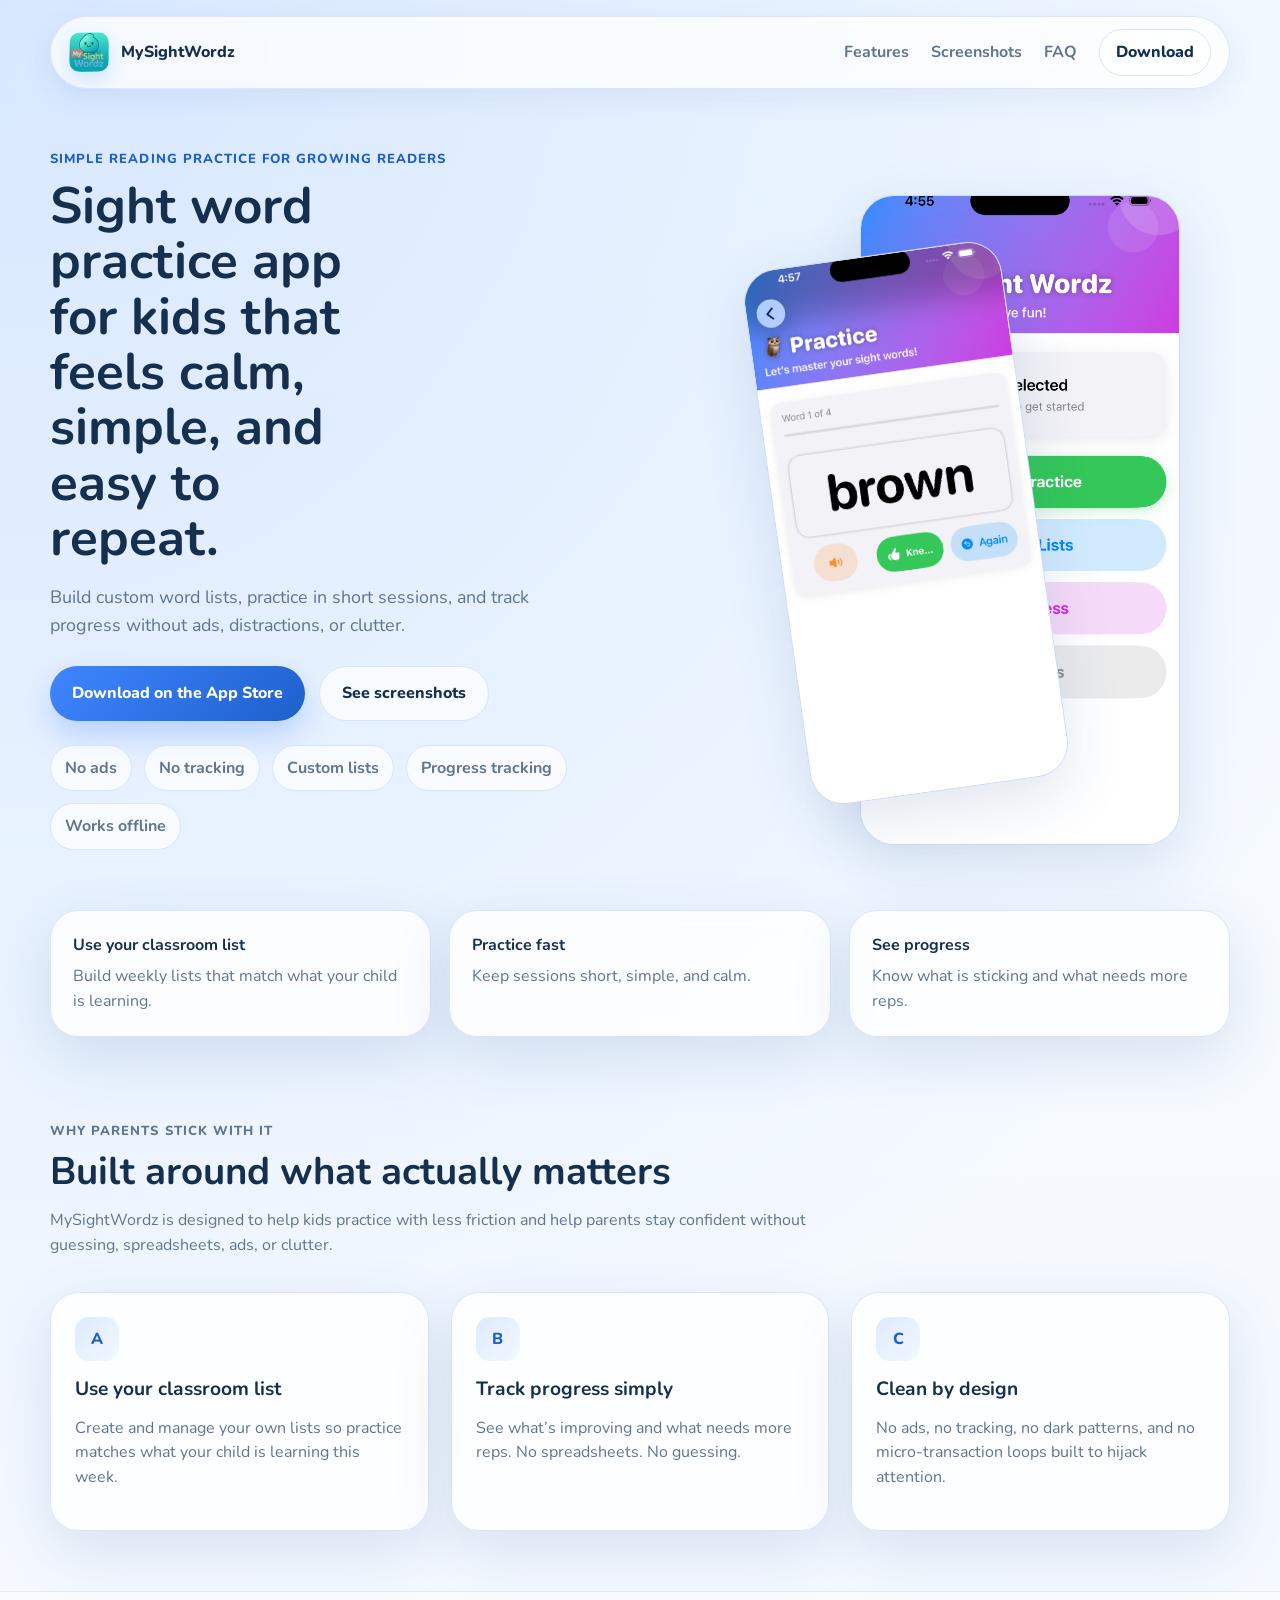
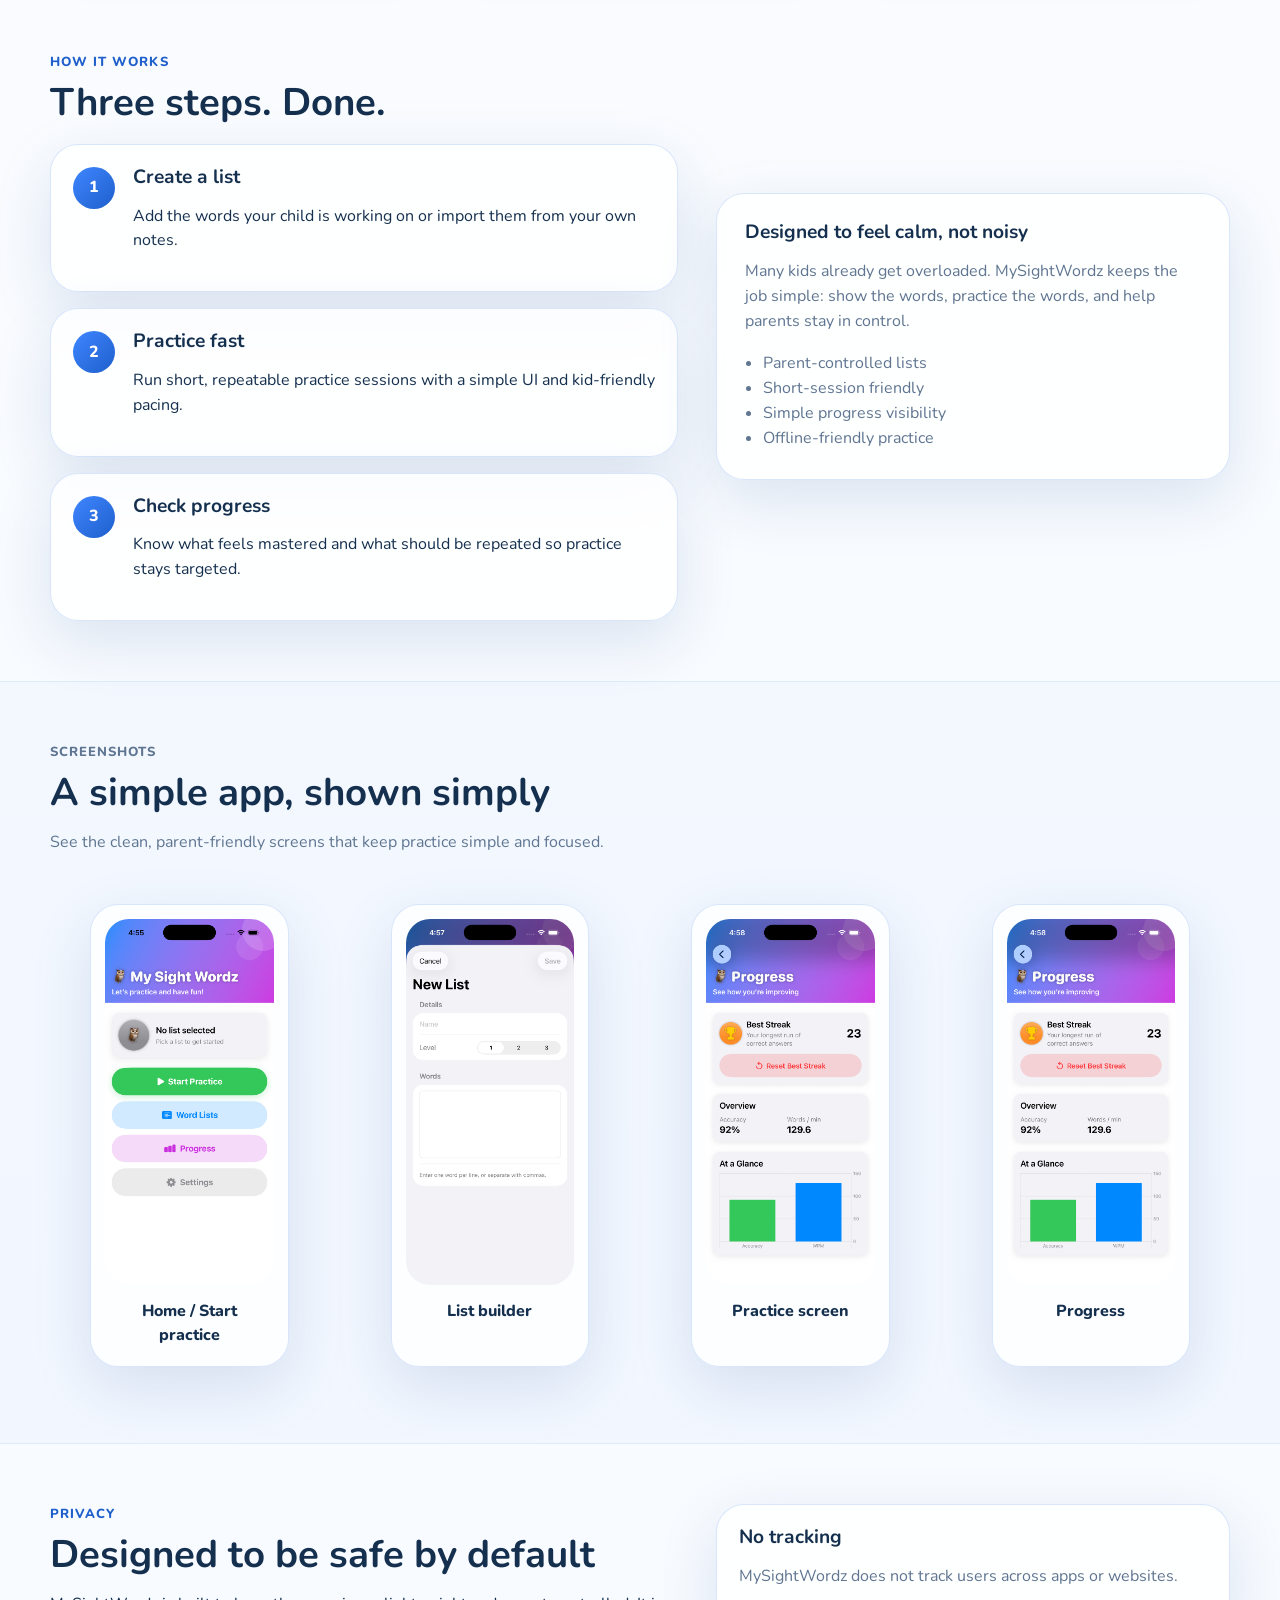
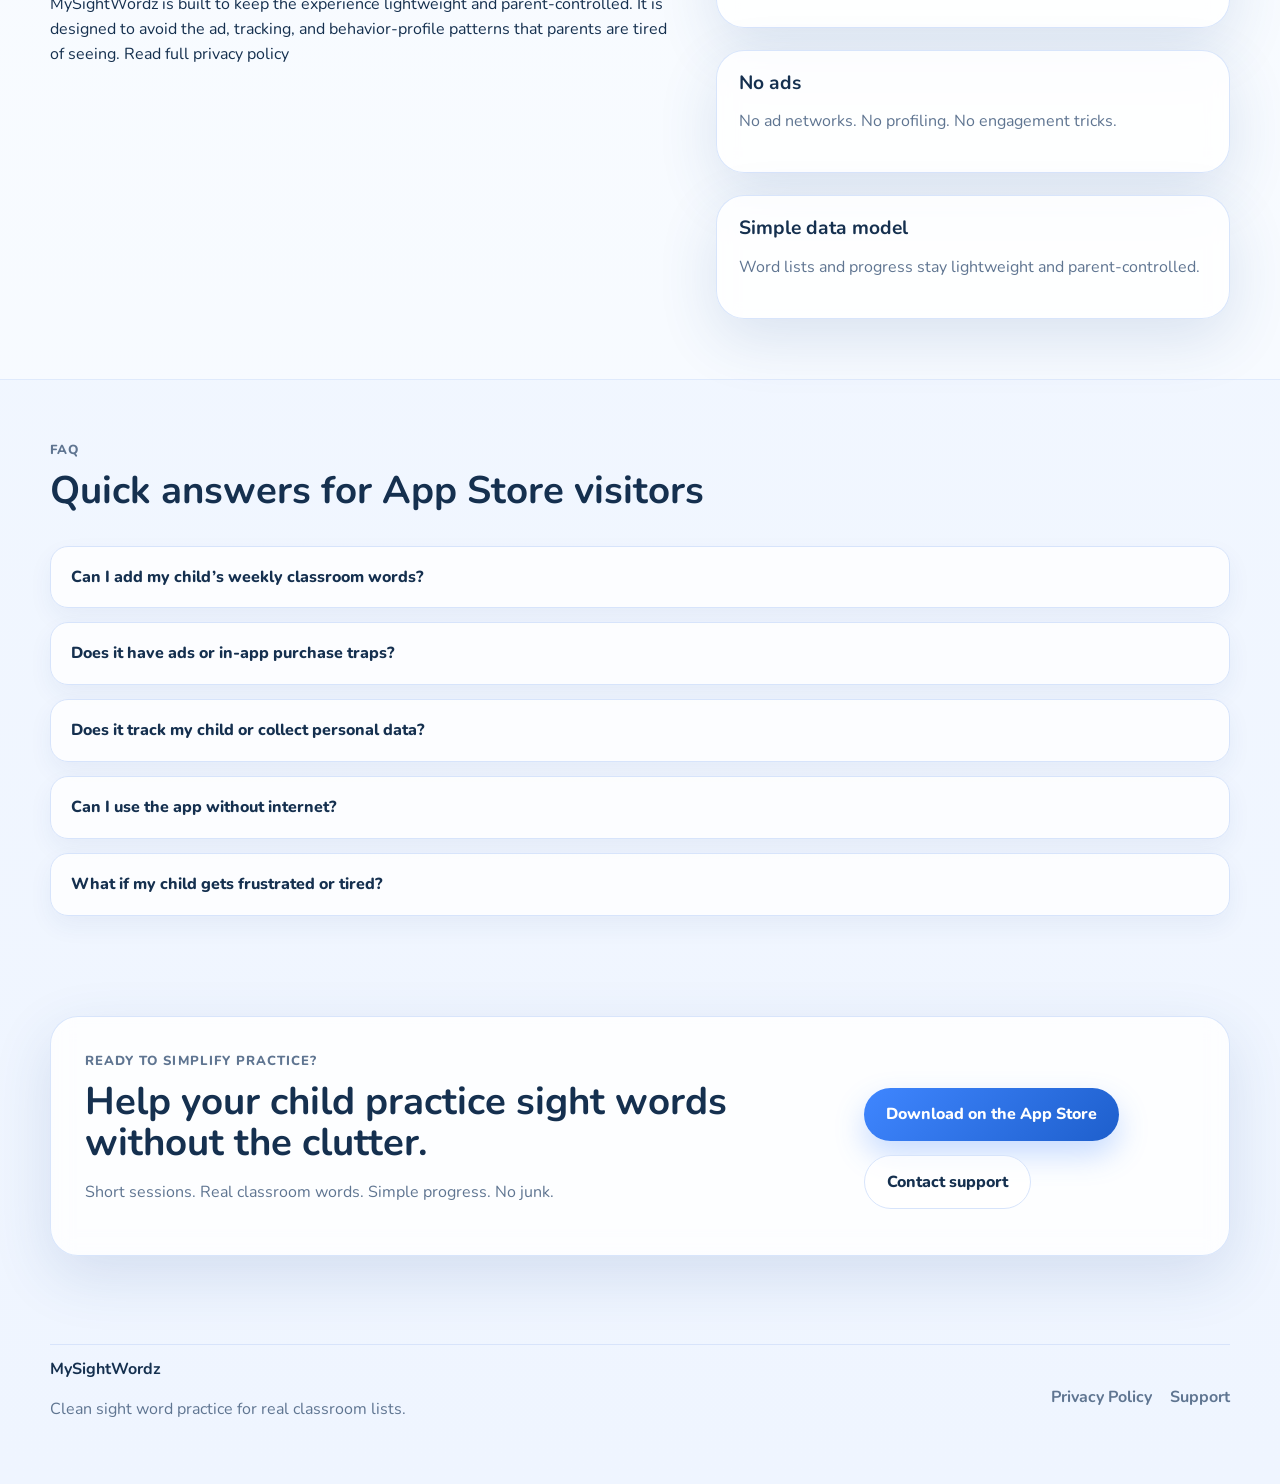
<file: index.html>
<!doctype html>
<html lang="en">
<head>
  <meta charset="UTF-8" />
  <meta name="viewport" content="width=device-width, initial-scale=1.0" />
  <title>MySightWordz | Clean sight word practice for real classroom lists</title>
  <meta name="description" content="MySightWordz helps parents support reading practice with custom sight word lists, short calm sessions, simple progress tracking, and no ads or tracking." />
  <meta name="keywords" content="sight words app, sight word practice app, reading practice app for kids, kindergarten reading app, first grade reading practice, custom sight word lists" />
  <meta name="robots" content="index,follow" />
  <link rel="canonical" href="https://www.sightwordz.com/" />
  <link rel="icon" href="assets/mysightwordz-app-icon.png" />

  <meta property="og:type" content="website" />
  <meta property="og:title" content="MySightWordz | Clean sight word practice for real classroom lists" />
  <meta property="og:description" content="Custom sight word lists, quick practice, simple progress tracking, and no ads or tracking." />
  <meta property="og:url" content="https://www.sightwordz.com/" />
  <meta property="og:image" content="assets/og-image.png" />

  <meta name="twitter:card" content="summary_large_image" />
  <meta name="twitter:title" content="MySightWordz | Clean sight word practice for real classroom lists" />
  <meta name="twitter:description" content="Custom sight word lists, quick practice, simple progress tracking, and no ads or tracking." />
  <meta name="twitter:image" content="assets/og-image.png" />

  <link rel="preconnect" href="https://fonts.googleapis.com" />
  <link rel="preconnect" href="https://fonts.gstatic.com" crossorigin />
  <link href="https://fonts.googleapis.com/css2?family=Nunito:wght@500;700;800&display=swap" rel="stylesheet" />
  <link rel="stylesheet" href="styles.css" />
  <script type="application/ld+json">
    {
      "@context": "https://schema.org",
      "@type": "SoftwareApplication",
      "name": "MySightWordz",
      "applicationCategory": "EducationalApplication",
      "operatingSystem": "iOS",
      "description": "A clean sight word practice app for parents and children with custom lists, simple progress tracking, and no ads or tracking.",
      "offers": {
        "@type": "Offer",
        "price": "0",
        "priceCurrency": "USD"
      },
      "publisher": {
        "@type": "Organization",
        "name": "BPL74"
      }
    }
  </script>
  <meta name="apple-itunes-app" content="app-id=6755093637" />
</head>
<body>
  <header class="site-header">
    <div class="container nav-shell">
      <a class="brand" href="#top" aria-label="MySightWordz home">
        <img src="assets/mysightwordz-app-icon.png" alt="MySightWordz app icon" class="brand-logo" />
        <span class="brand-text">MySightWordz</span>
      </a>
      <nav class="nav">
        <a href="#features">Features</a>
        <a href="#screenshots">Screenshots</a>
        <a href="#faq">FAQ</a>
        <a class="button button-small button-ghost" href="https://apps.apple.com/us/app/mysightwordz/id6755093637" target="_blank" rel="noopener">Download</a>
      </nav>
    </div>
  </header>

  <main id="top">
    <section class="hero">
      <div class="container hero-grid">
        <div class="hero-copy">
          <p class="eyebrow">Simple reading practice for growing readers</p>
            <h1>Sight word practice app for kids that feels calm, simple, and easy to repeat.</h1>
            <p class="hero-text">
              Build custom word lists, practice in short sessions, and track progress without ads,
              distractions, or clutter.
            </p>
          <div class="hero-actions">
            <a class="button button-primary" href="https://apps.apple.com/us/app/mysightwordz/id6755093637" target="_blank" rel="noopener">Download on the App Store</a>
            <a class="button button-secondary" href="#screenshots">See screenshots</a>
          </div>
          <ul class="trust-list" aria-label="Key app benefits">
            <li>No ads</li>
            <li>No tracking</li>
            <li>Custom lists</li>
            <li>Progress tracking</li>
            <li>Works offline</li>
          </ul>
        </div>

        <div class="hero-visual" aria-label="App preview">
          <div class="device-stack">
            <figure class="device-card device-card-main">
              <img src="assets/mysightwordz-home-screen.png" alt="MySightWordz home screen showing start practice" />
            </figure>
            <figure class="device-card device-card-back">
              <img src="assets/mysightwordz-practice-screen.png" alt="MySightWordz practice screen on iPhone" />
            </figure>
          </div>
        </div>
      </div>
    </section>

    <section class="section section-tight">
      <div class="container">
        <div class="trust-bar">
          <div><strong>Use your classroom list</strong><span>Build weekly lists that match what your child is learning.</span></div>
          <div><strong>Practice fast</strong><span>Keep sessions short, simple, and calm.</span></div>
          <div><strong>See progress</strong><span>Know what is sticking and what needs more reps.</span></div>
        </div>
      </div>
    </section>

    <section id="features" class="section">
      <div class="container">
        <div class="section-heading">
          <p class="eyebrow">Why parents stick with it</p>
          <h2>Built around what actually matters</h2>
          <p>
            MySightWordz is designed to help kids practice with less friction and help parents stay confident
            without guessing, spreadsheets, ads, or clutter.
          </p>
        </div>

        <div class="feature-grid">
          <article class="feature-card">
            <div class="feature-icon">A</div>
            <h3>Use your classroom list</h3>
            <p>Create and manage your own lists so practice matches what your child is learning this week.</p>
          </article>
          <article class="feature-card">
            <div class="feature-icon">B</div>
            <h3>Track progress simply</h3>
            <p>See what’s improving and what needs more reps. No spreadsheets. No guessing.</p>
          </article>
          <article class="feature-card">
            <div class="feature-icon">C</div>
            <h3>Clean by design</h3>
            <p>No ads, no tracking, no dark patterns, and no micro-transaction loops built to hijack attention.</p>
          </article>
        </div>
      </div>
    </section>

    <section class="section section-alt">
      <div class="container two-column">
        <div>
          <p class="eyebrow">How it works</p>
          <h2>Three steps. Done.</h2>
          <div class="steps">
            <article class="step-card">
              <span class="step-number">1</span>
              <div>
                <h3>Create a list</h3>
                <p>Add the words your child is working on or import them from your own notes.</p>
              </div>
            </article>
            <article class="step-card">
              <span class="step-number">2</span>
              <div>
                <h3>Practice fast</h3>
                <p>Run short, repeatable practice sessions with a simple UI and kid-friendly pacing.</p>
              </div>
            </article>
            <article class="step-card">
              <span class="step-number">3</span>
              <div>
                <h3>Check progress</h3>
                <p>Know what feels mastered and what should be repeated so practice stays targeted.</p>
              </div>
            </article>
          </div>
        </div>

        <aside class="side-panel">
          <h3>Designed to feel calm, not noisy</h3>
          <p>
            Many kids already get overloaded. MySightWordz keeps the job simple: show the words,
            practice the words, and help parents stay in control.
          </p>
          <ul>
            <li>Parent-controlled lists</li>
            <li>Short-session friendly</li>
            <li>Simple progress visibility</li>
            <li>Offline-friendly practice</li>
          </ul>
        </aside>
      </div>
    </section>

    <section id="screenshots" class="section">
      <div class="container">
        <div class="section-heading">
          <p class="eyebrow">Screenshots</p>
          <h2>A simple app, shown simply</h2>
          <p>See the clean, parent-friendly screens that keep practice simple and focused.</p>
        </div>

        <div class="gallery-grid">
          <figure class="gallery-card">
            <img src="assets/mysightwordz-home-screen.png" alt="MySightWordz app home screen showing start practice button" />
            <figcaption>Home / Start practice</figcaption>
          </figure>
          <figure class="gallery-card">
            <img src="assets/mysightwordz-list-builder.png" alt="List builder in MySightWordz" />
            <figcaption>List builder</figcaption>
          </figure>
          <figure class="gallery-card">
            <img src="assets/mysightwordz-progress-screen.png" alt="Progress screen in MySightWordz" />
            <figcaption>Practice screen</figcaption>
          </figure>
          <figure class="gallery-card">
            <img src="assets/mysightwordz-progress-screen.png" alt="Progress screen in MySightWordz" />
            <figcaption>Progress</figcaption>
          </figure>
        </div>
      </div>
    </section>

    <section class="section section-alt">
      <div class="container two-column privacy-block">
        <div>
          <p class="eyebrow">Privacy</p>
          <h2>Designed to be safe by default</h2>
          <p>
            MySightWordz is built to keep the experience lightweight and parent-controlled.
            It is designed to avoid the ad, tracking, and behavior-profile patterns that parents are tired of seeing. 
            <a href="privacy.html">Read full privacy policy</a>
          </p>
        </div>
        <div class="mini-cards">
          <article class="mini-card">
            <h3>No tracking</h3>
            <p>MySightWordz does not track users across apps or websites.</p>
          </article>
          <article class="mini-card">
            <h3>No ads</h3>
            <p>No ad networks. No profiling. No engagement tricks.</p>
          </article>
          <article class="mini-card">
            <h3>Simple data model</h3>
            <p>Word lists and progress stay lightweight and parent-controlled.</p>
          </article>
        </div>
      </div>
    </section>

    <section id="faq" class="section">
      <div class="container">
        <div class="section-heading">
          <p class="eyebrow">FAQ</p>
          <h2>Quick answers for App Store visitors</h2>
        </div>

        <div class="faq-list">
          <details>
            <summary>Can I add my child’s weekly classroom words?</summary>
            <p>Yes. Create your own lists and add the words you want your child to practice.</p>
          </details>
          <details>
            <summary>Does it have ads or in-app purchase traps?</summary>
            <p>No. The core experience is designed to stay clean and parent-first.</p>
          </details>
          <details>
            <summary>Does it track my child or collect personal data?</summary>
            <p>MySightWordz does not collect personal data or track users. See the Privacy Policy for full details.</p>
          </details>
          <details>
            <summary>Can I use the app without internet?</summary>
            <p>Yes. Practice sessions, custom lists, and progress tracking are built to work offline.</p>
          </details>
          <details>
            <summary>What if my child gets frustrated or tired?</summary>
            <p>That’s normal. MySightWordz is built for short, calm sessions. You can stop anytime and pick back up later.</p>
          </details>
        </div>
      </div>
    </section>

    <section class="section cta-section">
      <div class="container cta-card">
        <div>
          <p class="eyebrow">Ready to simplify practice?</p>
          <h2>Help your child practice sight words without the clutter.</h2>
          <p>Short sessions. Real classroom words. Simple progress. No junk.</p>
        </div>
        <div class="cta-actions">
          <a class="button button-primary" href="https://apps.apple.com/us/app/mysightwordz/id6755093637" target="_blank" rel="noopener">Download on the App Store</a>
          <a class="button button-secondary" href="mailto:support@sightwordz.com">Contact support</a>
        </div>
      </div>
    </section>
  </main>

  <footer class="site-footer">
    <div class="container footer-shell">
      <div>
        <strong>MySightWordz</strong>
        <p>Clean sight word practice for real classroom lists.</p>
      </div>
      <div class="footer-links">
        <a href="privacy.html">Privacy Policy</a>
        <a href="mailto:support@sightwordz.com">Support</a>
      </div>
    </div>
  </footer>
</body>
</html>
</file>
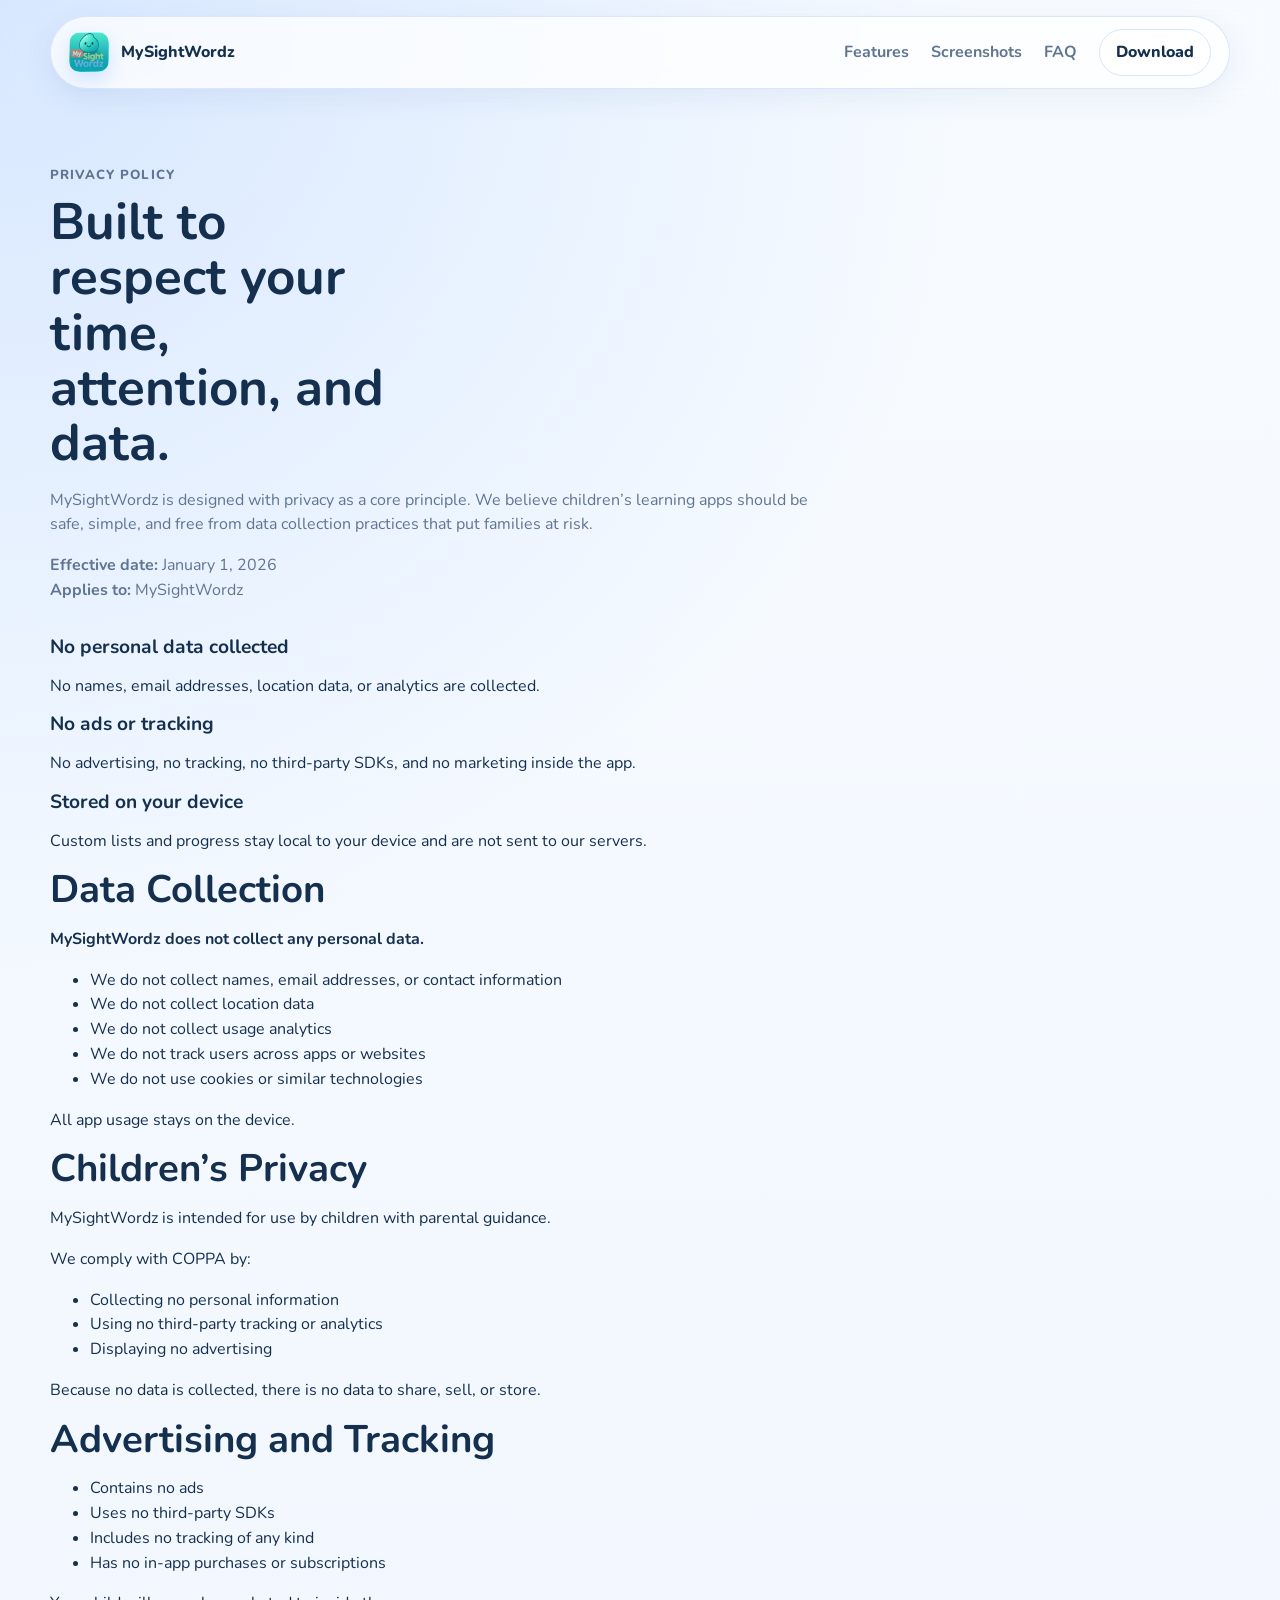
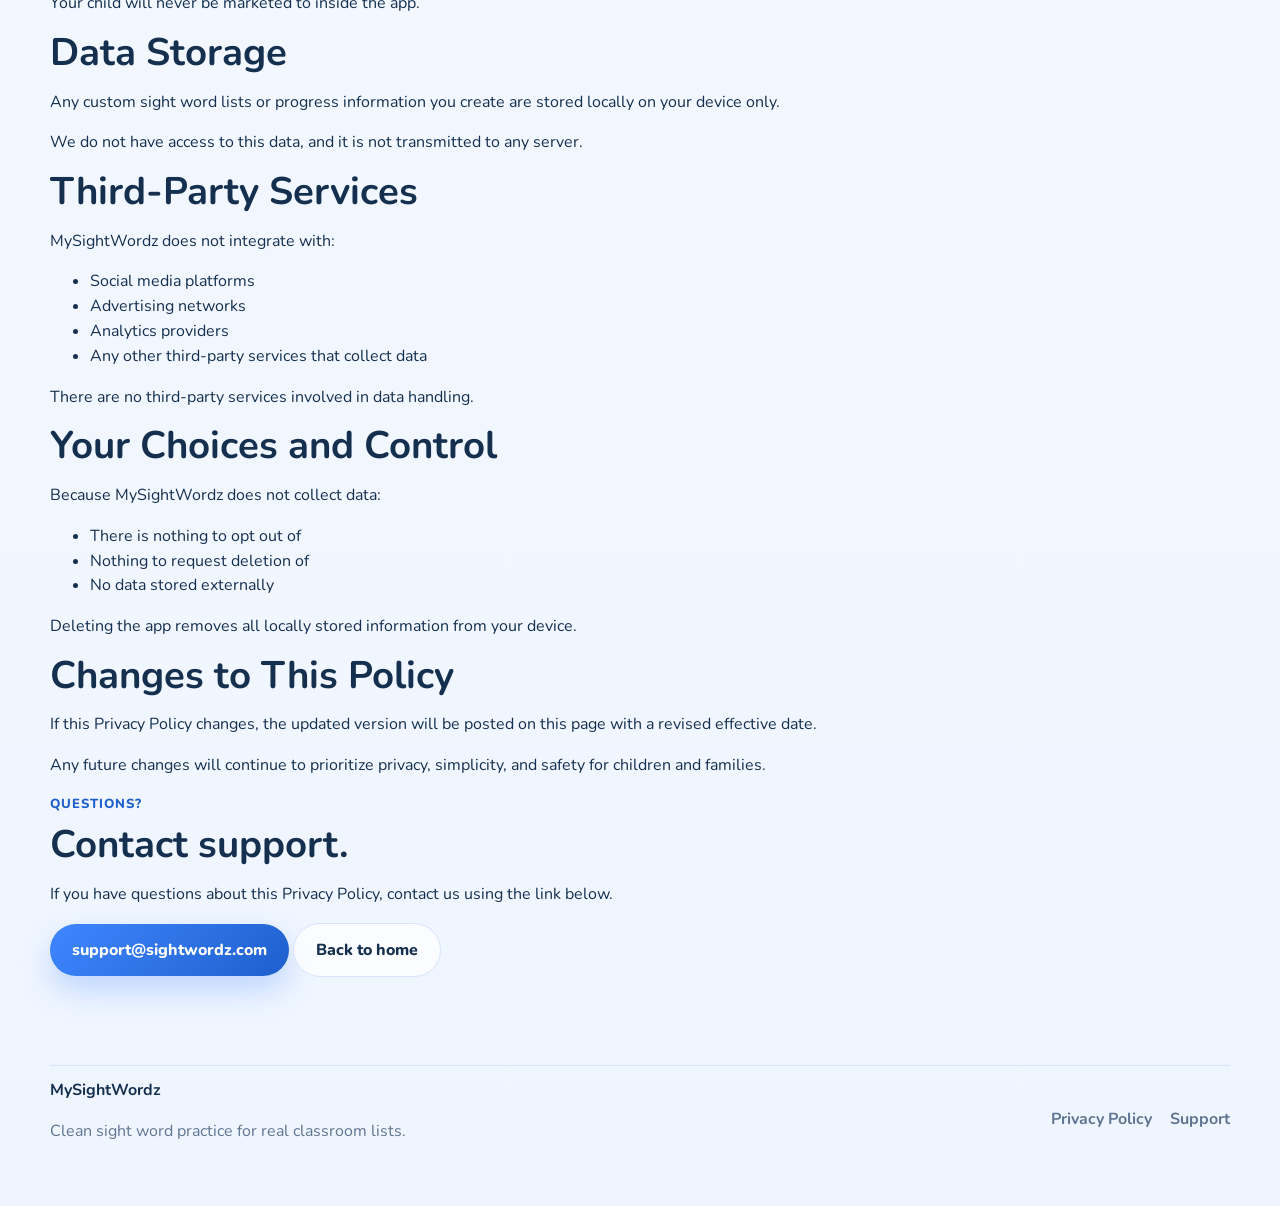
<file: privacy.html>
<!doctype html>
<html lang="en">
<head>
  <meta charset="UTF-8" />
  <meta name="viewport" content="width=device-width, initial-scale=1.0" />
  <title>Privacy Policy | MySightWordz</title>
  <meta name="description" content="Privacy Policy for MySightWordz. No ads, no tracking, and no personal data collection." />
  <meta name="robots" content="index,follow" />
  <link rel="canonical" href="https://www.sightwordz.com/privacy.html" />
  <link rel="icon" href="mysightwordz-assets/app-icon.png" />

  <meta property="og:type" content="website" />
  <meta property="og:title" content="Privacy Policy | MySightWordz" />
  <meta property="og:description" content="Learn how MySightWordz protects privacy with no ads, no tracking, and no personal data collection." />
  <meta property="og:url" content="https://www.sightwordz.com/privacy.html" />
  <meta property="og:image" content="assets/og-image.png" />

  <meta name="twitter:card" content="summary_large_image" />
  <meta name="twitter:title" content="Privacy Policy | MySightWordz" />
  <meta name="twitter:description" content="Learn how MySightWordz protects privacy with no ads, no tracking, and no personal data collection." />
  <meta name="twitter:image" content="assets/og-image.png" />

  <link rel="preconnect" href="https://fonts.googleapis.com" />
  <link rel="preconnect" href="https://fonts.gstatic.com" crossorigin />
  <link href="https://fonts.googleapis.com/css2?family=Nunito:wght@500;700;800&display=swap" rel="stylesheet" />
  <link rel="stylesheet" href="styles.css" />
</head>
<body>
  <header class="site-header">
    <div class="container nav-shell">
      <a class="brand" href="index.html" aria-label="MySightWordz home">
        <img src="assets/mysightwordz-app-icon.png" alt="MySightWordz app icon" class="brand-logo" />
        <span class="brand-text">MySightWordz</span>
      </a>
      <nav class="nav">
        <a href="index.html#features">Features</a>
        <a href="index.html#screenshots">Screenshots</a>
        <a href="index.html#faq">FAQ</a>
        <a class="button button-small button-ghost" href="https://apps.apple.com/us/app/mysightwordz/id6755093637" target="_blank" rel="noopener">Download</a>
      </nav>
    </div>
  </header>

  <main>
  <section class="section">
    <div class="container privacy-page">
      <div class="section-heading privacy-heading">
        <p class="eyebrow">Privacy Policy</p>
        <h1>Built to respect your time, attention, and data.</h1>
        <p>
          MySightWordz is designed with privacy as a core principle. We believe children’s learning apps should be safe,
          simple, and free from data collection practices that put families at risk.
        </p>
        <p>
          <strong>Effective date:</strong> January 1, 2026<br />
          <strong>Applies to:</strong> MySightWordz
        </p>
      </div>

      <div class="privacy-summary">
        <article class="privacy-summary-card">
          <h3>No personal data collected</h3>
          <p>No names, email addresses, location data, or analytics are collected.</p>
        </article>
        <article class="privacy-summary-card">
          <h3>No ads or tracking</h3>
          <p>No advertising, no tracking, no third-party SDKs, and no marketing inside the app.</p>
        </article>
        <article class="privacy-summary-card">
          <h3>Stored on your device</h3>
          <p>Custom lists and progress stay local to your device and are not sent to our servers.</p>
        </article>
      </div>

      <div class="privacy-grid">
        <article class="privacy-card">
          <h2>Data Collection</h2>
          <p><strong>MySightWordz does not collect any personal data.</strong></p>
          <ul>
            <li>We do not collect names, email addresses, or contact information</li>
            <li>We do not collect location data</li>
            <li>We do not collect usage analytics</li>
            <li>We do not track users across apps or websites</li>
            <li>We do not use cookies or similar technologies</li>
          </ul>
          <p>All app usage stays on the device.</p>
        </article>

        <article class="privacy-card">
          <h2>Children’s Privacy</h2>
          <p>MySightWordz is intended for use by children with parental guidance.</p>
          <p>We comply with COPPA by:</p>
          <ul>
            <li>Collecting no personal information</li>
            <li>Using no third-party tracking or analytics</li>
            <li>Displaying no advertising</li>
          </ul>
          <p>Because no data is collected, there is no data to share, sell, or store.</p>
        </article>

        <article class="privacy-card">
          <h2>Advertising and Tracking</h2>
          <ul>
            <li>Contains no ads</li>
            <li>Uses no third-party SDKs</li>
            <li>Includes no tracking of any kind</li>
            <li>Has no in-app purchases or subscriptions</li>
          </ul>
          <p>Your child will never be marketed to inside the app.</p>
        </article>

        <article class="privacy-card">
          <h2>Data Storage</h2>
          <p>
            Any custom sight word lists or progress information you create are stored locally on your device only.
          </p>
          <p>
            We do not have access to this data, and it is not transmitted to any server.
          </p>
        </article>

        <article class="privacy-card">
          <h2>Third-Party Services</h2>
          <p>MySightWordz does not integrate with:</p>
          <ul>
            <li>Social media platforms</li>
            <li>Advertising networks</li>
            <li>Analytics providers</li>
            <li>Any other third-party services that collect data</li>
          </ul>
          <p>There are no third-party services involved in data handling.</p>
        </article>

        <article class="privacy-card">
          <h2>Your Choices and Control</h2>
          <p>Because MySightWordz does not collect data:</p>
          <ul>
            <li>There is nothing to opt out of</li>
            <li>Nothing to request deletion of</li>
            <li>No data stored externally</li>
          </ul>
          <p>Deleting the app removes all locally stored information from your device.</p>
        </article>
      </div>

      <article class="privacy-card-wide">
        <h2>Changes to This Policy</h2>
        <p>
          If this Privacy Policy changes, the updated version will be posted on this page with a revised effective date.
        </p>
        <p>
          Any future changes will continue to prioritize privacy, simplicity, and safety for children and families.
        </p>
      </article>

      <article class="privacy-contact-card">
        <div>
          <p class="eyebrow">Questions?</p>
          <h2>Contact support.</h2>
          <p>If you have questions about this Privacy Policy, contact us using the link below.</p>
        </div>
        <div class="privacy-contact-actions">
          <a class="button button-primary" href="mailto:support@sightwordz.com">support@sightwordz.com</a>
          <a class="button button-secondary" href="index.html">Back to home</a>
        </div>
      </article>
    </div>
  </section>
</main>

  <footer class="site-footer">
    <div class="container footer-shell">
      <div>
        <strong>MySightWordz</strong>
        <p>Clean sight word practice for real classroom lists.</p>
      </div>
      <div class="footer-links">
        <a href="privacy.html">Privacy Policy</a>
        <a href="mailto:support@sightwordz.com">Support</a>
      </div>
    </div>
  </footer>
</body>
</html>
</file>
<file: styles.css>
:root {
  --bg: #f4f8ff;
  --surface: rgba(255, 255, 255, 0.82);
  --surface-strong: #ffffff;
  --line: #d7e4fb;
  --text: #15304f;
  --muted: #5f7591;
  --primary: #3f86ff;
  --primary-deep: #1e5fcc;
  --accent: #eaf2ff;
  --shadow: 0 20px 60px rgba(42, 82, 148, 0.14);
  --radius-xl: 28px;
  --radius-lg: 22px;
  --radius-md: 16px;
  --max: 1180px;
}

* {
  box-sizing: border-box;
}

html {
  scroll-behavior: smooth;
}

body {
  margin: 0;
  font-family: "Nunito", -apple-system, BlinkMacSystemFont, "Segoe UI", sans-serif;
  color: var(--text);
  background:
    radial-gradient(circle at top left, rgba(113, 169, 255, 0.24), transparent 32%),
    linear-gradient(180deg, #f7fbff 0%, #eff5ff 100%);
  line-height: 1.55;
}

img {
  display: block;
  max-width: 100%;
}

a {
  color: inherit;
  text-decoration: none;
}

.container {
  width: min(var(--max), calc(100% - 32px));
  margin: 0 auto;
}

.site-header {
  position: sticky;
  top: 0;
  z-index: 20;
  padding: 16px 0;
  backdrop-filter: blur(14px);
}

.nav-shell {
  display: flex;
  align-items: center;
  justify-content: space-between;
  gap: 24px;
  background: rgba(255, 255, 255, 0.75);
  border: 1px solid rgba(215, 228, 251, 0.9);
  border-radius: 999px;
  padding: 12px 18px;
  box-shadow: 0 8px 30px rgba(31, 73, 135, 0.08);
}

.brand {
  display: inline-flex;
  align-items: center;
  gap: 12px;
  font-weight: 800;
}

.brand-logo {
  width: 40px;
  height: 40px;
  object-fit: cover;
  border-radius: 10px;
  display: block;
  box-shadow: 0 8px 20px rgba(63, 134, 255, 0.2);
}

.brand-mark {
  width: 40px;
  height: 40px;
  border-radius: 12px;
  display: grid;
  place-items: center;
  background: linear-gradient(135deg, var(--primary), var(--primary-deep));
  color: #fff;
  font-size: 1rem;
  box-shadow: 0 10px 25px rgba(63, 134, 255, 0.25);
}

.brand-text {
  font-size: 1rem;
}

.nav {
  display: flex;
  align-items: center;
  gap: 22px;
  color: var(--muted);
  font-weight: 700;
}

.nav a:hover {
  color: var(--text);
}

.hero {
  padding: 44px 0 34px;
}

.hero-grid,
.two-column {
  display: grid;
  grid-template-columns: 1.1fr 0.9fr;
  gap: 38px;
  align-items: center;
}

.eyebrow {
  margin: 0 0 10px;
  font-size: 0.82rem;
  font-weight: 800;
  letter-spacing: 0.08em;
  text-transform: uppercase;
  color: var(--primary-deep);
}

h1,
h2,
h3 {
  margin: 0;
  line-height: 1.08;
}

h1 {
  font-size: clamp(2.6rem, 4vw, 4.8rem);
  max-width: 11ch;
}

h2 {
  font-size: clamp(2rem, 3vw, 3rem);
}

h3 {
  font-size: 1.2rem;
}

.hero-text,
.section-heading p,
.side-panel p,
.cta-card p,
.site-footer p,
.feature-card p,
.mini-card p,
.faq-list p,
.asset-note,
.trust-bar span {
  color: var(--muted);
}

.hero-text {
  font-size: 1.12rem;
  max-width: 520px;
  margin: 18px 0 0;
}

.hero-actions,
.cta-actions {
  display: flex;
  flex-wrap: wrap;
  gap: 14px;
  margin-top: 26px;
}

.button {
  display: inline-flex;
  align-items: center;
  justify-content: center;
  border-radius: 999px;
  padding: 14px 22px;
  font-weight: 800;
  transition: transform 0.18s ease, box-shadow 0.18s ease, background 0.18s ease;
}

.button:hover {
  transform: translateY(-1px);
}

.button-primary {
  background: linear-gradient(135deg, var(--primary), var(--primary-deep));
  color: #fff;
  box-shadow: 0 14px 30px rgba(63, 134, 255, 0.28);
}

.button-secondary,
.button-ghost {
  background: rgba(255, 255, 255, 0.72);
  border: 1px solid var(--line);
  color: var(--text);
}

.button-small {
  padding: 10px 16px;
}

.trust-list {
  display: flex;
  flex-wrap: wrap;
  gap: 12px;
  padding: 0;
  margin: 24px 0 0;
  list-style: none;
}

.trust-list li {
  padding: 10px 14px;
  background: rgba(255, 255, 255, 0.72);
  border: 1px solid var(--line);
  border-radius: 999px;
  color: var(--muted);
  font-weight: 700;
}

.hero-visual {
  position: relative;
}

.device-stack {
  position: relative;
  min-height: 640px;
}

.device-card {
  position: absolute;
  overflow: hidden;
  border-radius: 34px;
  background: linear-gradient(180deg, #eef5ff, #ffffff);
  border: 1px solid rgba(201, 219, 247, 0.95);
  box-shadow: var(--shadow);
}

.device-card img {
  width: 100%;
  height: 100%;
  object-fit: cover;
}

.device-card-main {
  width: 320px;
  height: 650px;
  right: 10px;
  top: 0;
}

.device-card-back {
  width: 260px;
  height: 540px;
  left: 20px;
  bottom: 10px;
  transform: rotate(-8deg);
}

.asset-note {
  font-size: 0.9rem;
  margin-top: 14px;
  text-align: center;
}

.section {
  padding: 60px 0;
}

.section-tight {
  padding-top: 26px;
  padding-bottom: 24px;
}

.section-alt {
  background: rgba(255, 255, 255, 0.42);
  border-top: 1px solid rgba(215, 228, 251, 0.75);
  border-bottom: 1px solid rgba(215, 228, 251, 0.75);
}

.section-heading {
  max-width: 760px;
  margin-bottom: 34px;
}

.section-heading h2 {
  margin-bottom: 12px;
}

.trust-bar {
  display: grid;
  grid-template-columns: repeat(3, 1fr);
  gap: 18px;
}

.trust-bar > div,
.feature-card,
.step-card,
.side-panel,
.gallery-card,
.mini-card,
.cta-card {
  background: var(--surface);
  border: 1px solid rgba(215, 228, 251, 0.96);
  border-radius: var(--radius-xl);
  box-shadow: var(--shadow);
  backdrop-filter: blur(10px);
}

.trust-bar > div {
  padding: 22px;
}

.trust-bar strong {
  display: block;
  font-size: 1rem;
  margin-bottom: 6px;
}

.feature-grid,
.gallery-grid,
.mini-cards {
  display: grid;
  gap: 22px;
}

.feature-grid {
  grid-template-columns: repeat(3, 1fr);
}

.feature-card {
  padding: 24px;
}

.feature-icon {
  width: 44px;
  height: 44px;
  display: grid;
  place-items: center;
  margin-bottom: 18px;
  border-radius: 14px;
  background: linear-gradient(135deg, #dceaff, #f4f8ff);
  color: var(--primary-deep);
  font-weight: 800;
}

.steps {
  display: grid;
  gap: 16px;
  margin-top: 20px;
}

.step-card {
  display: flex;
  align-items: flex-start;
  gap: 18px;
  padding: 22px;
}

.step-number {
  flex: 0 0 auto;
  width: 42px;
  height: 42px;
  display: grid;
  place-items: center;
  border-radius: 999px;
  background: linear-gradient(135deg, var(--primary), var(--primary-deep));
  color: #fff;
  font-weight: 800;
}

.side-panel {
  padding: 28px;
}

.side-panel ul {
  margin: 18px 0 0;
  padding-left: 18px;
  color: var(--muted);
}

.gallery-grid {
  grid-template-columns: repeat(4, 1fr);
}

.gallery-card {
  padding: 14px;
}

.gallery-card img {
  border-radius: 24px;
  aspect-ratio: 9 / 19.5;
  object-fit: cover;
  background: linear-gradient(180deg, #eef5ff, #ffffff);
}

.gallery-card figcaption {
  padding: 14px 6px 4px;
  text-align: center;
  font-weight: 800;
  color: var(--text);
}

.privacy-block {
  align-items: start;
}

.mini-cards {
  grid-template-columns: 1fr;
}

.mini-card {
  padding: 22px;
}

.faq-list {
  display: grid;
  gap: 14px;
}

.faq-list details {
  background: rgba(255, 255, 255, 0.82);
  border: 1px solid var(--line);
  border-radius: 18px;
  padding: 18px 20px;
  box-shadow: 0 10px 24px rgba(31, 73, 135, 0.06);
}

.faq-list summary {
  cursor: pointer;
  list-style: none;
  font-weight: 800;
}

.faq-list summary::-webkit-details-marker {
  display: none;
}

.faq-list p {
  margin: 12px 0 0;
}

.cta-section {
  padding-top: 40px;
}

.cta-card {
  display: flex;
  align-items: center;
  justify-content: space-between;
  gap: 24px;
  padding: 34px;
}

.site-footer {
  padding: 28px 0 46px;
}

.footer-shell {
  display: flex;
  align-items: center;
  justify-content: space-between;
  gap: 18px;
  padding-top: 12px;
  border-top: 1px solid rgba(215, 228, 251, 0.95);
}

.footer-links {
  display: flex;
  flex-wrap: wrap;
  gap: 18px;
  color: var(--muted);
  font-weight: 700;
}

@media (max-width: 1060px) {
  .hero-grid,
  .two-column,
  .feature-grid,
  .gallery-grid,
  .trust-bar {
    grid-template-columns: 1fr;
  }

  .cta-card,
  .footer-shell {
    flex-direction: column;
    align-items: flex-start;
  }

  .device-stack {
    min-height: 560px;
    max-width: 500px;
    margin: 0 auto;
  }

  .device-card-main {
    width: 280px;
    height: 570px;
    right: 18px;
  }

  .device-card-back {
    width: 220px;
    height: 460px;
    left: 8px;
  }
}

@media (max-width: 760px) {
  .site-header {
    position: static;
    padding-top: 12px;
  }

  .nav-shell,
  .nav {
    flex-direction: column;
    align-items: flex-start;
  }

  .nav {
    gap: 14px;
  }

  .hero {
    padding-top: 20px;
  }

  h1 {
    max-width: none;
  }

  .device-stack {
    min-height: 500px;
  }

  .device-card-main {
    width: 230px;
    height: 470px;
    right: 8px;
  }

  .device-card-back {
    width: 180px;
    height: 380px;
    left: 0;
  }

  .section {
    padding: 72px 0;
  }

  .faq-list details {
    width: 100%;
  }

  .hero-actions .button,
  .cta-actions .button,
  .trust-list li {
    width: 100%;
  }

  .button.button-primary {
    padding: 14px 20px;
    font-size: 16px;
  }

  /* Privacy page visual upgrade */
.privacy-page {
  max-width: 1080px;
}

.privacy-heading {
  max-width: 760px;
  margin-bottom: 28px;
}

.privacy-summary {
  display: grid;
  grid-template-columns: repeat(3, 1fr);
  gap: 18px;
  margin-bottom: 24px;
}

.privacy-summary-card,
.privacy-card,
.privacy-card-wide,
.privacy-contact-card {
  background: var(--surface);
  border: 1px solid rgba(215, 228, 251, 0.96);
  border-radius: var(--radius-xl);
  box-shadow: var(--shadow);
  backdrop-filter: blur(10px);
}

.privacy-summary-card {
  padding: 22px;
}

.privacy-summary-card h3 {
  margin-bottom: 8px;
  font-size: 1.05rem;
}

.privacy-summary-card p {
  margin: 0;
  color: var(--muted);
}

.privacy-grid {
  display: grid;
  grid-template-columns: repeat(2, 1fr);
  gap: 18px;
}

.privacy-card {
  padding: 26px;
  height: 100%;
}

.privacy-card h2,
.privacy-card-wide h2,
.privacy-contact-card h2 {
  font-size: 1.45rem;
  margin-bottom: 14px;
}

.privacy-card p,
.privacy-card-wide p,
.privacy-contact-card p {
  color: var(--muted);
  margin: 0 0 14px;
}

.privacy-card ul,
.privacy-card-wide ul {
  margin: 0 0 14px;
  padding-left: 20px;
  color: var(--muted);
}

.privacy-card li + li,
.privacy-card-wide li + li {
  margin-top: 8px;
}

.privacy-card-wide {
  margin-top: 18px;
  padding: 26px;
}

.privacy-contact-card {
  margin-top: 18px;
  padding: 26px;
  display: flex;
  align-items: center;
  justify-content: space-between;
  gap: 20px;
}

.privacy-contact-actions {
  display: flex;
  flex-wrap: wrap;
  gap: 12px;
}

@media (max-width: 900px) {
  .privacy-summary,
  .privacy-grid {
    grid-template-columns: 1fr;
  }

  .privacy-contact-card {
    flex-direction: column;
    align-items: flex-start;
  }
}

@media (max-width: 760px) {
  .privacy-card,
  .privacy-card-wide,
  .privacy-contact-card,
  .privacy-summary-card {
    padding: 22px;
  }

  /* Adjusting for small/mobile screens.*/
  @media (max-width: 760px) {
  .site-header {
    position: static;
    padding-top: 12px;
  }

  .nav-shell {
    flex-direction: column;
    align-items: stretch;
    gap: 14px;
    border-radius: 28px;
    padding: 14px 16px;
  }

  .brand {
    justify-content: flex-start;
  }

  .nav {
    display: flex;
    flex-wrap: wrap;
    align-items: center;
    justify-content: flex-start;
    gap: 12px 16px;
  }

  .nav a {
    font-size: 0.98rem;
  }

  .nav .button {
    width: 100%;
    margin-top: 4px;
  }

  .hero {
    padding-top: 24px;
  }

  h1 {
    max-width: none;
  }

  .device-stack {
    min-height: 500px;
  }

  .device-card-main {
    width: 230px;
    height: 470px;
    right: 8px;
  }

  .device-card-back {
    width: 180px;
    height: 380px;
    left: 0;
  }

  .section {
    padding: 72px 0;
  }

  .faq-list details {
    width: 100%;
  }

  .hero-actions .button,
  .cta-actions .button,
  .trust-list li {
    width: 100%;
  }

  .button.button-primary {
    padding: 14px 20px;
    font-size: 16px;
  }

  .privacy-card,
  .privacy-card-wide,
  .privacy-contact-card,
  .privacy-summary-card {
    padding: 22px;
  }
}

}
}
</file>
